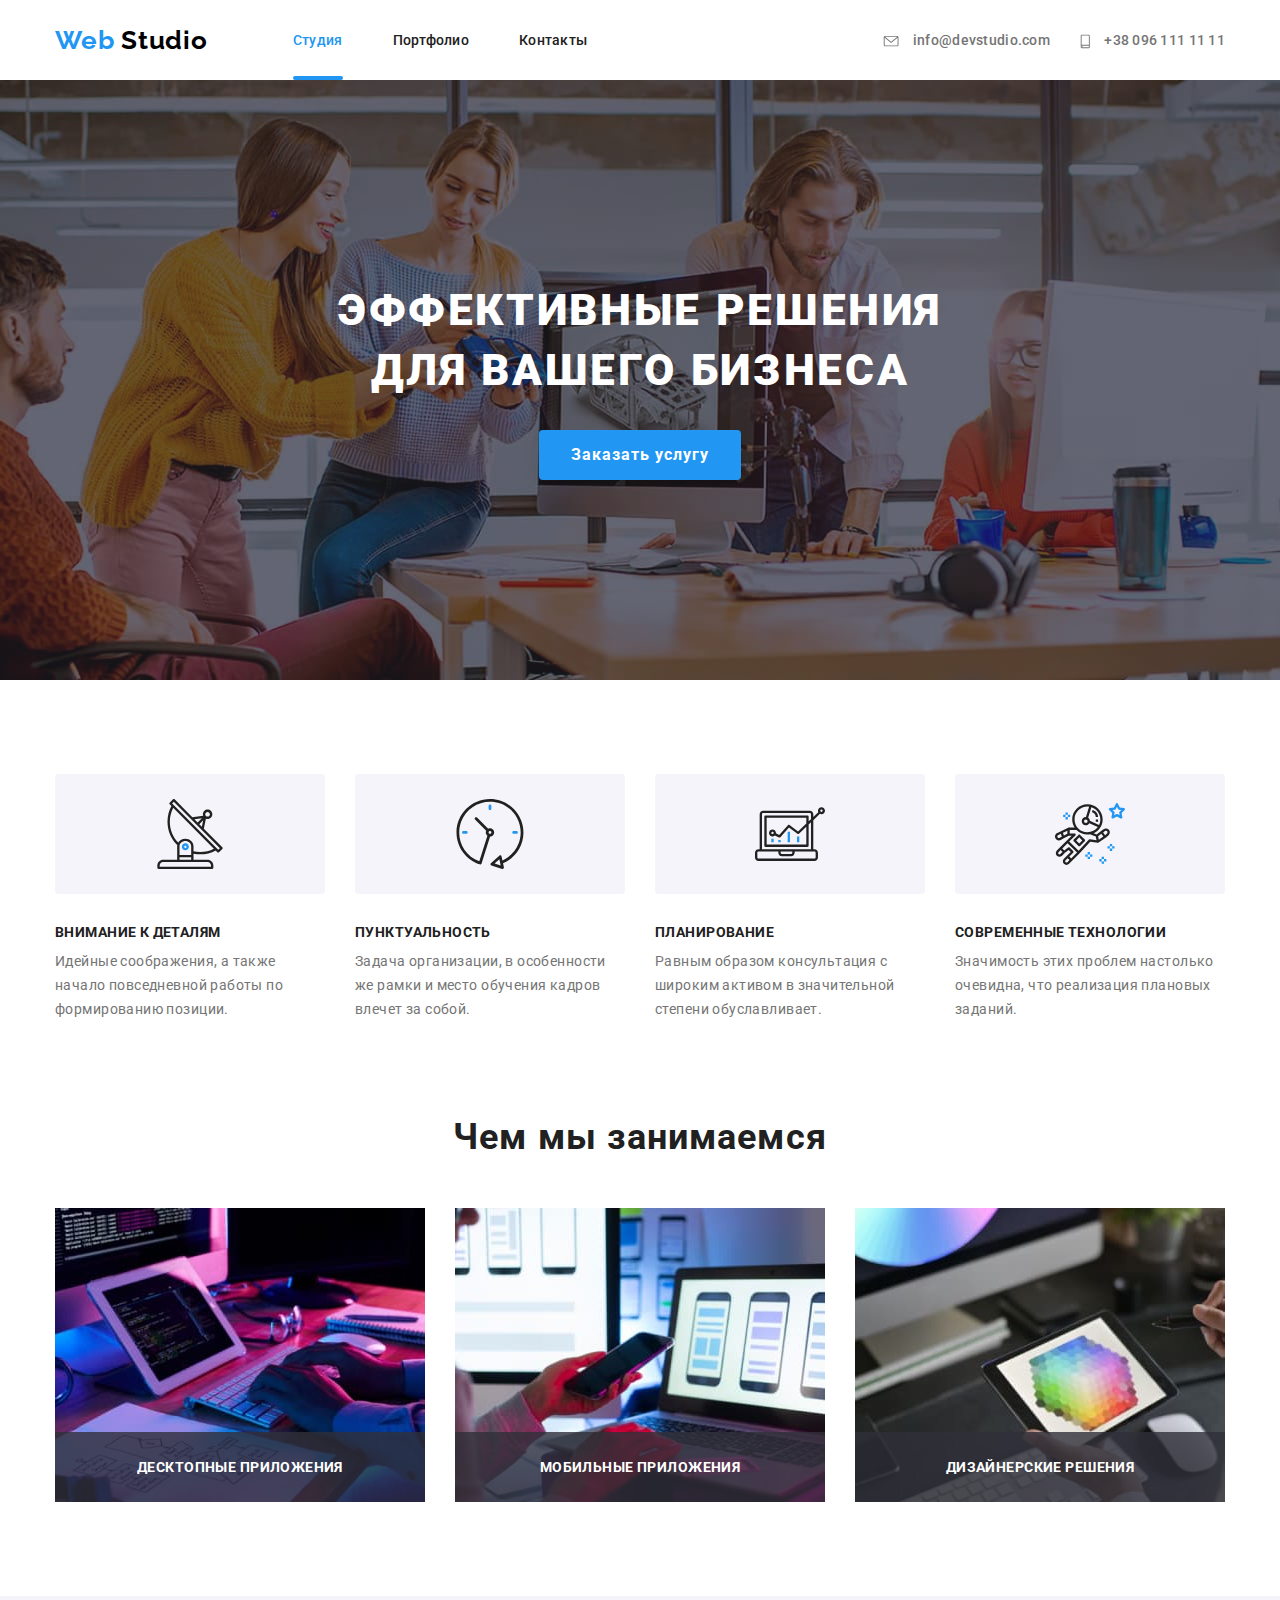
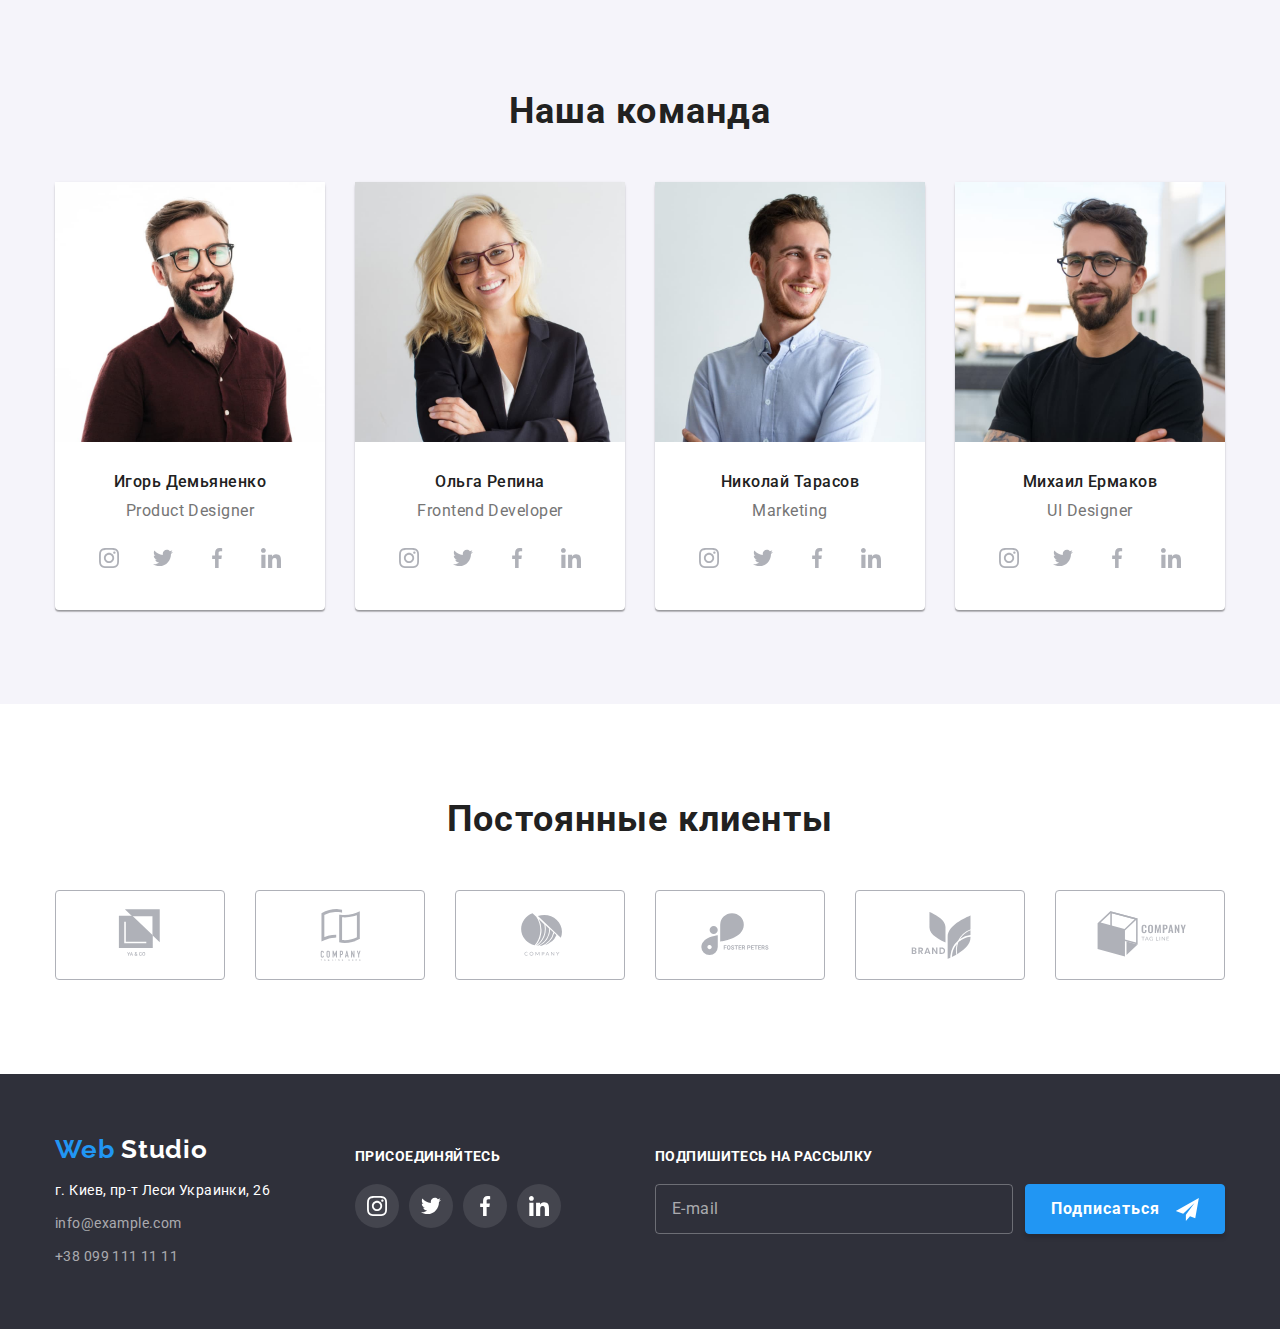
<file: index.html>
<!DOCTYPE html>
<html lang="ru">
  <head>
    <meta charset="UTF-8" />
    <meta name="viewport" content="width=device-width, initial-scale=1.0" />
    <meta http-equiv="X-UA-Compatible" content="IE=edge" />
    <title>Студия</title>
    <link href="https://fonts.googleapis.com/css2?family=Raleway:wght@700&display=swap" rel="stylesheet" />
    <link
      href="https://fonts.googleapis.com/css2?family=Raleway:wght@400;700&family=Roboto:wght@400;500&display=swap"
      rel="stylesheet"
    />
    <link rel="stylesheet" href="./css/normalize.css" />
    <link rel="stylesheet" href="./css/main.css" />
    <link rel="stylesheet" href="./css/styles.css" />
  </head>
  <body>
    <!-- Шапка страницы Студия -->
    <header class="page-header">
      <nav class="container main-nav">
        <!-- Логотип сайта -->
        <a class="logo" href="./index.html" lang="en">
          <span class="logo-web">Web </span>
          <span class="logo-studio-header">Studio</span>
        </a>
        <ul class="menu-list">
          <li class="item">
            <a href="./index.html" class="menu-link current">Студия</a>
          </li>
          <li class="item">
            <a href="./portfolio.html" class="menu-link">Портфолио</a>
          </li>
          <li class="item"><a href="#" class="menu-link">Контакты</a></li>
        </ul>
        <ul class="contact-list">
          <li class="item">
            <a class="menu-contact-link" href="mailto:info@devstudio.com">
              <svg class="header-icon" width="16" height="12">
                <use href="./images/icons/sprite.svg#envelope"></use>
              </svg>
              info@devstudio.com
            </a>
          </li>
          <li class="item">
            <a href="tel:+380961111111" class="menu-contact-link">
              <svg class="header-icon" width="10" height="16">
                <use href="./images/icons/sprite.svg#smartphone"></use>
              </svg>
              +38 096 111 11 11</a
            >
          </li>
        </ul>
      </nav>
    </header>
    <!-- Герои -->
    <section class="hero">
      <div class="hero-container">
        <div class="hero-content">
          <h1 class="page-title">Эффективные решения для вашего бизнеса</h1>
          <button class="btn" data-modal-open>Заказать услугу</button>
        </div>
      </div>
    </section>
    <!-- Наши преимущества -->
    <section class="advantages">
      <div class="container">
        <ul class="advantages-list">
          <li class="advantages-item">
            <div class="advantages-icon-box">
              <svg width="70" height="70">
                <use href="./images/icons/sprite.svg#satellite"></use>
              </svg>
            </div>
            <h2 class="advantages-title">Внимание к деталям</h2>
            <p class="advantages-description">
              Идейные соображения, а также начало повседневной работы по формированию позиции.
            </p>
          </li>
          <li class="advantages-item">
            <div class="advantages-icon-box">
              <svg width="70" height="70">
                <use href="./images/icons/sprite.svg#clock"></use>
              </svg>
            </div>
            <h2 class="advantages-title">Пунктуальность</h2>
            <p class="advantages-description">
              Задача организации, в особенности же рамки и место обучения кадров влечет за собой.
            </p>
          </li>
          <li class="advantages-item">
            <div class="advantages-icon-box">
              <svg width="70" height="70">
                <use href="./images/icons/sprite.svg#chart"></use>
              </svg>
            </div>
            <h2 class="advantages-title">Планирование</h2>
            <p class="advantages-description">
              Равным образом консультация с широким активом в значительной степени обуславливает.
            </p>
          </li>
          <li class="advantages-item">
            <div class="advantages-icon-box">
              <svg width="70" height="70">
                <use href="./images/icons/sprite.svg#astronaut"></use>
              </svg>
            </div>
            <h2 class="advantages-title">Современные технологии</h2>
            <p class="advantages-description">
              Значимость этих проблем настолько очевидна, что реализация плановых заданий.
            </p>
          </li>
        </ul>
      </div>
    </section>
    <!-- Наши услуги -->
    <section class="services">
      <div class="container">
        <h2 class="services-title">Чем мы занимаемся</h2>
        <ul class="services-list">
          <li class="services-item">
            <div class="services-thumb">
              <img src="./images/services/laptop.jpg" alt="Экран ноутбука" width="370" height="294" />
              <h3 class="services-detalization">Десктопные приложения</h3>
            </div>
          </li>
          <li class="services-item">
            <div class="services-thumb">
              <img src="./images/services/smartphone.jpg" alt="Экран смартфона" width="370" height="294" />
              <h3 class="services-detalization">Мобильные приложения</h3>
            </div>
          </li>
          <li class="services-item">
            <div class="services-thumb">
              <img src="./images/services/screen.jpg" alt="Дизайн выведенный на монитор" width="370" height="294" />
              <h3 class="services-detalization">Дизайнерские решения</h3>
            </div>
          </li>
        </ul>
      </div>
    </section>
    <!-- Наша команда -->
    <section class="team">
      <div class="container">
        <h2 class="team-title">Наша команда</h2>
        <ul class="team-list">
          <li class="team-item">
            <img src="./images/team/igor-demianenko.jpg" alt="Фото Игоря Демьяненко" width="270" height="260" />
            <h3 class="team-member-name">Игорь Демьяненко</h3>
            <p class="team-member-position" lang="en">Product Designer</p>
            <ul class="socials-list">
              <li class="socials-item">
                <a
                  class="social-icons-link"
                  href="https://www.instagram.com/"
                  target="_blank"
                  rel="noopener noreferrer"
                  aria-label="ссылка Instagram"
                >
                  <svg class="social-icon" width="20" height="20">
                    <use href="./images/icons/sprite.svg#instagram"></use>
                  </svg>
                </a>
              </li>
              <li class="socials-item">
                <a
                  class="social-icons-link"
                  href="https://twitter.com/"
                  target="_blank"
                  rel="noopener noreferrer"
                  aria-label="ссылка Twitter"
                >
                  <svg class="social-icon" width="20" height="20">
                    <use href="./images/icons/sprite.svg#twitter"></use>
                  </svg>
                </a>
              </li>
              <li class="socials-item">
                <a
                  class="social-icons-link"
                  href="https://facebook.com/"
                  target="_blank"
                  rel="noopener noreferrer"
                  aria-label="ссылка Facebook"
                >
                  <svg class="social-icon" width="20" height="20">
                    <use href="./images/icons/sprite.svg#facebook"></use>
                  </svg>
                </a>
              </li>
              <li class="socials-item">
                <a
                  class="social-icons-link"
                  href="https://www.linkedin.com/"
                  target="_blank"
                  rel="noopener noreferrer"
                  aria-label="ссылка Linkedin"
                >
                  <svg class="social-icon" width="20" height="20">
                    <use href="./images/icons/sprite.svg#linkedin"></use>
                  </svg>
                </a>
              </li>
            </ul>
          </li>
          <li class="team-item">
            <img src="./images/team/olga-repina.jpg" alt="Фото Ольги Репиной" width="270" height="260" />
            <h3 class="team-member-name">Ольга Репина</h3>
            <p class="team-member-position" lang="en">Frontend Developer</p>
            <ul class="socials-list">
              <li class="socials-item">
                <a
                  class="social-icons-link"
                  href="https://www.instagram.com/"
                  target="_blank"
                  rel="noopener noreferrer"
                  aria-label="ссылка Instagram"
                >
                  <svg class="social-icon" width="20" height="20">
                    <use href="./images/icons/sprite.svg#instagram"></use>
                  </svg>
                </a>
              </li>
              <li class="socials-item">
                <a
                  class="social-icons-link"
                  href="https://twitter.com/"
                  target="_blank"
                  rel="noopener noreferrer"
                  aria-label="ссылка Twitter"
                >
                  <svg class="social-icon" width="20" height="20">
                    <use href="./images/icons/sprite.svg#twitter"></use>
                  </svg>
                </a>
              </li>
              <li class="socials-item">
                <a
                  class="social-icons-link"
                  href="https://facebook.com/"
                  target="_blank"
                  rel="noopener noreferrer"
                  aria-label="ссылка Facebook"
                >
                  <svg class="social-icon" width="20" height="20">
                    <use href="./images/icons/sprite.svg#facebook"></use>
                  </svg>
                </a>
              </li>
              <li class="socials-item">
                <a
                  class="social-icons-link"
                  href="https://www.linkedin.com/"
                  target="_blank"
                  rel="noopener noreferrer"
                  aria-label="ссылка Linkedin"
                >
                  <svg class="social-icon" width="20" height="20">
                    <use href="./images/icons/sprite.svg#linkedin"></use>
                  </svg>
                </a>
              </li>
            </ul>
          </li>
          <li class="team-item">
            <img src="./images/team/nikolay-tarasov.jpg" alt="Фото Николая Тарасова" width="270" height="260" />
            <h3 class="team-member-name">Николай Тарасов</h3>
            <p class="team-member-position" lang="en">Marketing</p>
            <ul class="socials-list">
              <li class="socials-item">
                <a
                  class="social-icons-link"
                  href="https://www.instagram.com/"
                  target="_blank"
                  rel="noopener noreferrer"
                  aria-label="ссылка Instagram"
                >
                  <svg class="social-icon" width="20" height="20">
                    <use href="./images/icons/sprite.svg#instagram"></use>
                  </svg>
                </a>
              </li>
              <li class="socials-item">
                <a
                  class="social-icons-link"
                  href="https://twitter.com/"
                  target="_blank"
                  rel="noopener noreferrer"
                  aria-label="ссылка Twitter"
                >
                  <svg class="social-icon" width="20" height="20">
                    <use href="./images/icons/sprite.svg#twitter"></use>
                  </svg>
                </a>
              </li>
              <li class="socials-item">
                <a
                  class="social-icons-link"
                  href="https://facebook.com/"
                  target="_blank"
                  rel="noopener noreferrer"
                  aria-label="ссылка Facebook"
                >
                  <svg class="social-icon" width="20" height="20">
                    <use href="./images/icons/sprite.svg#facebook"></use>
                  </svg>
                </a>
              </li>
              <li class="socials-item">
                <a
                  class="social-icons-link"
                  href="https://www.linkedin.com/"
                  target="_blank"
                  rel="noopener noreferrer"
                  aria-label="ссылка Linkedin"
                >
                  <svg class="social-icon" width="20" height="20">
                    <use href="./images/icons/sprite.svg#linkedin"></use>
                  </svg>
                </a>
              </li>
            </ul>
          </li>
          <li class="team-item">
            <img src="./images/team/mikhail-yermakov.jpg" alt="Фото Михаила Ермакова" width="270" height="260" />
            <h3 class="team-member-name">Михаил Ермаков</h3>
            <p class="team-member-position" lang="en">UI Designer</p>
            <ul class="socials-list">
              <li class="socials-item">
                <a
                  class="social-icons-link"
                  href="https://www.instagram.com/"
                  target="_blank"
                  rel="noopener noreferrer"
                  aria-label="ссылка Instagram"
                >
                  <svg class="social-icon" width="20" height="20">
                    <use href="./images/icons/sprite.svg#instagram"></use>
                  </svg>
                </a>
              </li>
              <li class="socials-item">
                <a
                  class="social-icons-link"
                  href="https://twitter.com/"
                  target="_blank"
                  rel="noopener noreferrer"
                  aria-label="ссылка Twitter"
                >
                  <svg class="social-icon" width="20" height="20">
                    <use href="./images/icons/sprite.svg#twitter"></use>
                  </svg>
                </a>
              </li>
              <li class="socials-item">
                <a
                  class="social-icons-link"
                  href="https://facebook.com/"
                  target="_blank"
                  rel="noopener noreferrer"
                  aria-label="ссылка Facebook"
                >
                  <svg class="social-icon" width="20" height="20">
                    <use href="./images/icons/sprite.svg#facebook"></use>
                  </svg>
                </a>
              </li>
              <li class="socials-item">
                <a
                  class="social-icons-link"
                  href="https://www.linkedin.com/"
                  target="_blank"
                  rel="noopener noreferrer"
                  aria-label="ссылка Linkedin"
                >
                  <svg class="social-icon" width="20" height="20">
                    <use href="./images/icons/sprite.svg#linkedin"></use>
                  </svg>
                </a>
              </li>
            </ul>
          </li>
        </ul>
      </div>
    </section>
    <!-- Постоянные клиенты -->
    <section class="customers">
      <div class="container">
        <h2 class="customers-title">Постоянные клиенты</h2>
        <ul class="customers-list">
          <li class="customers-item">
            <a class="customer-link" href="#" target="_blank" rel="noopener noreferrer">
              <svg class="customer-icon" width="170" height="90">
                <use href="./images/icons/sprite.svg#ya-and-co"></use>
              </svg>
            </a>
          </li>
          <li class="customers-item">
            <a class="customer-link" href="#" target="_blank" rel="noopener noreferrer">
              <svg class="customer-icon" width="170" height="90">
                <use href="./images/icons/sprite.svg#company-tagline-here"></use>
              </svg>
            </a>
          </li>
          <li class="customers-item">
            <a class="customer-link" href="#" target="_blank" rel="noopener noreferrer">
              <svg class="customer-icon" width="170" height="90">
                <use href="./images/icons/sprite.svg#company"></use>
              </svg>
            </a>
          </li>
          <li class="customers-item">
            <a class="customer-link" href="#" target="_blank" rel="noopener noreferrer">
              <svg class="customer-icon" width="170" height="90">
                <use href="./images/icons/sprite.svg#fosters-peters"></use>
              </svg>
            </a>
          </li>
          <li class="customers-item">
            <a class="customer-link" href="#" target="_blank" rel="noopener noreferrer">
              <svg class="customer-icon" width="170" height="90">
                <use href="./images/icons/sprite.svg#brand"></use>
              </svg>
            </a>
          </li>
          <li class="customers-item">
            <a class="customer-link" href="#" target="_blank" rel="noopener noreferrer">
              <svg class="customer-icon" width="170" height="90">
                <use href="./images/icons/sprite.svg#company-tag-line"></use>
              </svg>
            </a>
          </li>
        </ul>
      </div>
    </section>
    <!-- Подвал страницы -->
    <footer class="page-footer">
      <div class="footer-container">
        <div class="logo-address">
          <a class="logo" href="./index.html" lang="en">
            <span class="logo-web">Web </span>
            <span class="logo-studio-footer">Studio</span>
          </a>
          <address class="address">
            <ul class="address-list">
              <li class="address-item">г. Киев, пр-т Леси Украинки, 26</li>
              <li class="address-contact">
                <a href="mailto:info@example.com">info@example.com</a>
              </li>
              <li class="address-contact">
                <a href="tel:+380991111111"> +38 099 111 11 11</a>
              </li>
            </ul>
          </address>
        </div>
        <div class="join-us">
          <p class="join-title">присоединяйтесь</p>
          <ul class="join-socials">
            <li class="join-socials-item">
              <a
                class="join-socials-link"
                href="https://www.instagram.com/"
                target="_blank"
                rel="noopener noreferrer"
                aria-label="ссылка Instagram"
              >
                <svg class="social-icon" width="20" height="20">
                  <use href="./images/icons/sprite.svg#instagram"></use>
                </svg>
              </a>
            </li>
            <li class="join-socials-item">
              <a
                class="join-socials-link"
                href="https://twitter.com/"
                target="_blank"
                rel="noopener noreferrer"
                aria-label="ссылка Twitter"
              >
                <svg class="social-icon" width="20" height="20">
                  <use href="./images/icons/sprite.svg#twitter"></use>
                </svg>
              </a>
            </li>
            <li class="join-socials-item">
              <a
                class="join-socials-link"
                href="https://facebook.com/"
                target="_blank"
                rel="noopener noreferrer"
                aria-label="ссылка Facebook"
              >
                <svg class="social-icon" width="20" height="20">
                  <use href="./images/icons/sprite.svg#facebook"></use>
                </svg>
              </a>
            </li>
            <li class="join-socials-item">
              <a
                class="join-socials-link"
                href="https://www.linkedin.com/"
                target="_blank"
                rel="noopener noreferrer"
                aria-label="ссылка Linkedin"
              >
                <svg class="social-icon" width="20" height="20">
                  <use href="./images/icons/sprite.svg#linkedin"></use>
                </svg>
              </a>
            </li>
          </ul>
        </div>
        <!-- Добавляет форму подписки -->
        <div class="subscribe">
          <p class="subscribe-title">подпишитесь на рассылку</p>
          <form class="form-wrap" action="" method="POST">
            <input class="email-field" type="email" placeholder="E-mail" name="subscribe" required />
            <button type="submit" class="subscribe-button">
              Подписаться
              <svg class="icon-send">
                <use href="./images/icons/sprite.svg#iconsend"></use>
              </svg>
            </button>
          </form>
        </div>
      </div>
    </footer>
    <!-- Добавляет модальное окно -->
    <div class="backdrop is-hidden" data-modal>
      <div class="modal">
        <button class="btn-close" data-modal-close>
          <svg class="btn-close-icon" width="11" height="11">
            <use href="./images/icons/sprite.svg#x"></use>
          </svg>
        </button>
        <!-- Добавляет форму на модальном окне -->
        <form class="modal-form">
          <span class="modal-form-title">Оставьте свои данные, мы вам перезвоним</span>
          <div class="form-field">
            <label class="form-field-label" for="username">Имя</label>
            <div class="form-field-svg">
              <input class="form-field-input" type="text" id="username" name="username" required />
              <svg class="form-field-icon" width="12" height="12">
                <use href="./images/icons/sprite.svg#icon-user"></use>
              </svg>
            </div>
          </div>

          <div class="form-field">
            <label class="form-field-label" for="tel">Телефон</label>
            <div class="form-field-svg">
              <input class="form-field-input" type="tel" id="tel" name="tel" required />
              <svg class="form-field-icon" width="13" height="13">
                <use href="./images/icons/sprite.svg#icon-tel"></use>
              </svg>
            </div>
          </div>

          <div class="form-field">
            <label class="form-field-label" for="email">Почта</label>
            <div class="form-field-svg">
              <input class="form-field-input" type="email" id="email" name="email" required />
              <svg class="form-field-icon" width="15" height="12">
                <use href="./images/icons/sprite.svg#icon-mail"></use>
              </svg>
            </div>
          </div>
          <div class="form-field">
            <label class="form-field-label" for="comment">Комментарий</label>
            <textarea
              class="form-field-input textarea"
              name="textarea"
              id="comment"
              placeholder="Введите текст"
            ></textarea>
          </div>

          <label class="checkbox-label">
            <input class="checkbox" type="checkbox" name="checkbox" required />
            <span class="checkbox-text"> Соглашаюсь с рассылкой и принимаю <a href="#">Условия договора</a> </span>
          </label>
          <button class="modal-form-button" type="submit">Отправить</button>
        </form>
      </div>
    </div>
    <script src="./js/modal.js"></script>
  </body>
</html>
</file>
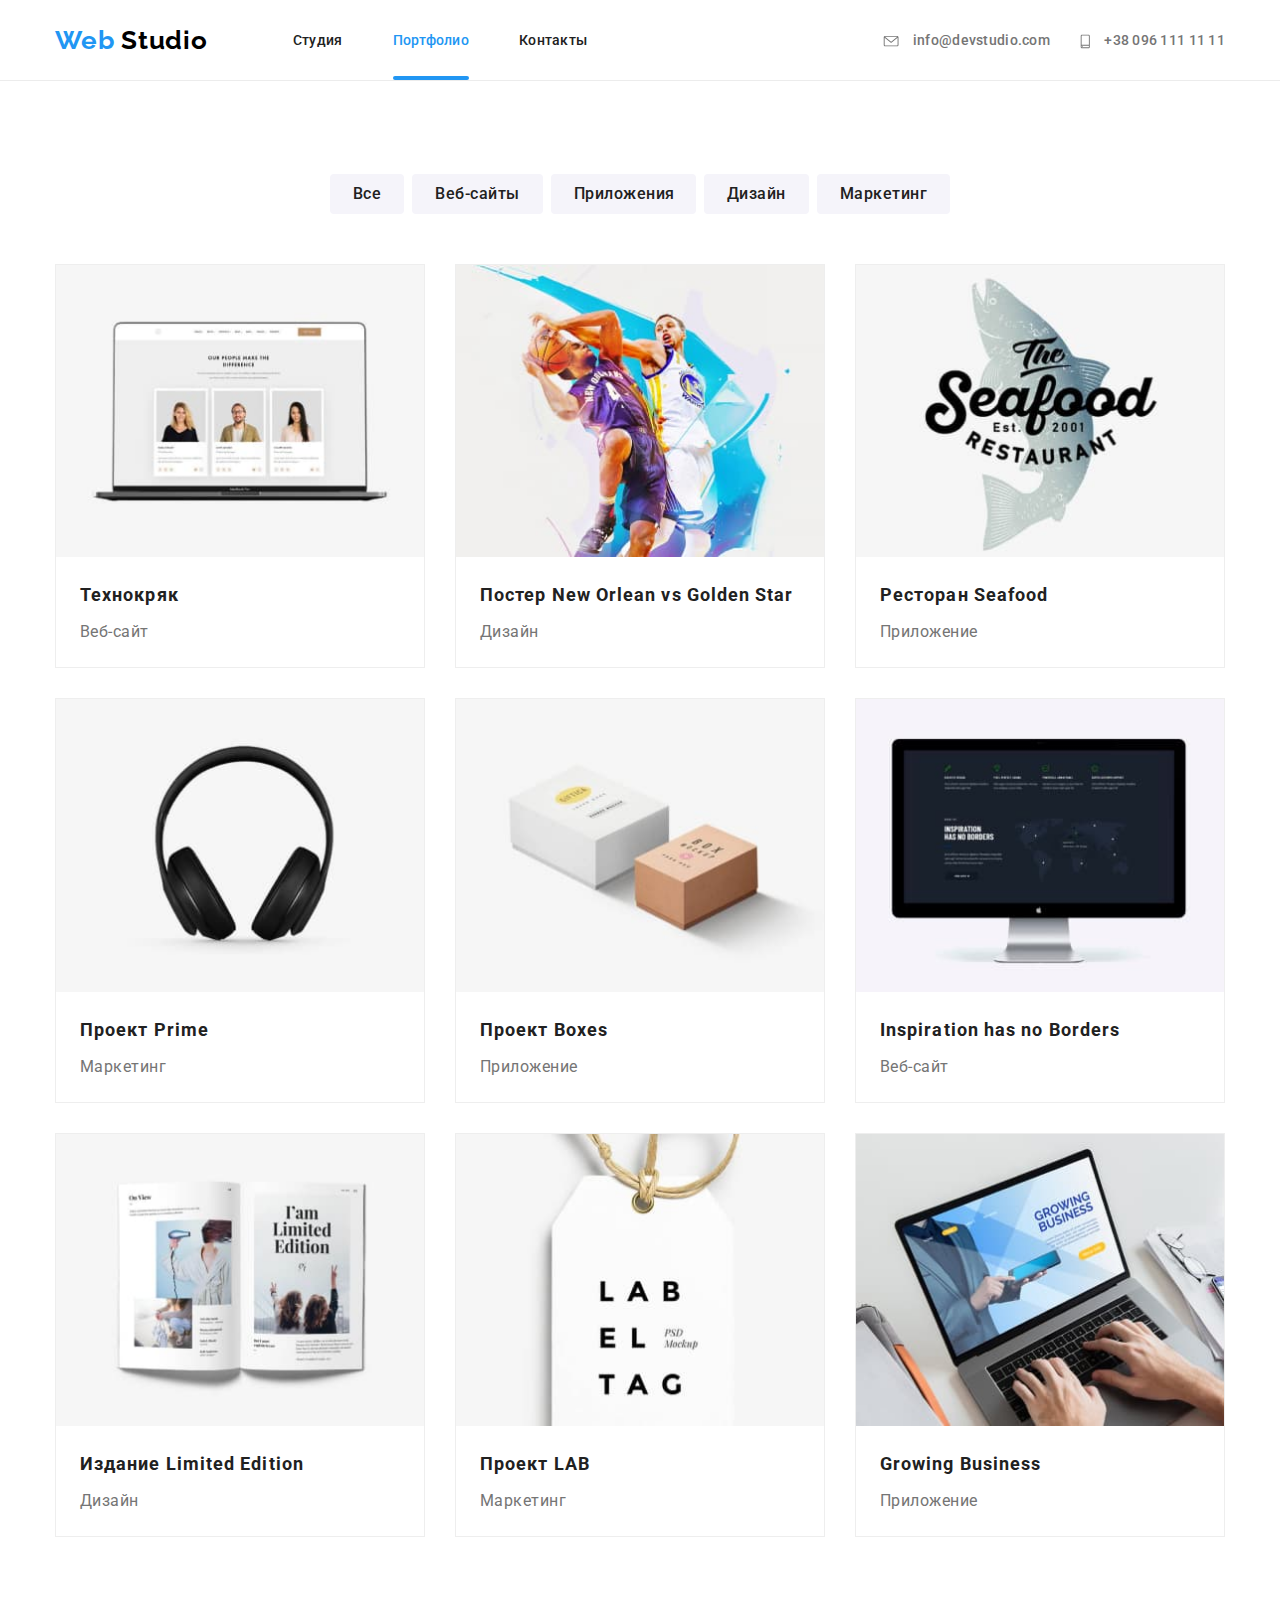
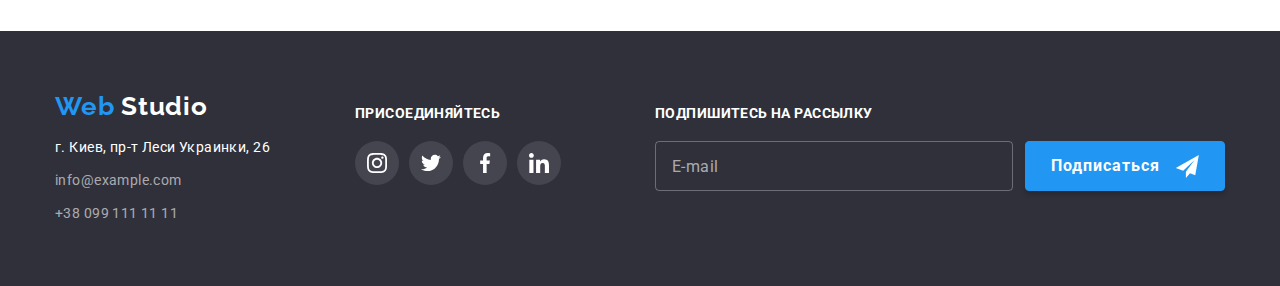
<file: portfolio.html>
<!DOCTYPE html>
<html lang="ru">
  <head>
    <meta charset="UTF-8" />
    <meta name="viewport" content="width=device-width, initial-scale=1.0" />
    <meta http-equiv="X-UA-Compatible" content="IE=edge" />
    <title>Портфолио</title>
    <link href="https://fonts.googleapis.com/css2?family=Raleway:wght@700&display=swap" rel="stylesheet" />
    <link
      href="https://fonts.googleapis.com/css2?family=Raleway:wght@400;700&family=Roboto:wght@400;500&display=swap"
      rel="stylesheet"
    />
    <link rel="stylesheet" href="./css/normalize.css" />
    <link rel="stylesheet" href="./css/main.css" />
    <link rel="stylesheet" href="./css/portfolio.css" />
  </head>
  <body>
    <!-- Шапка страницы Студия -->
    <header class="page-header">
      <nav class="container main-nav">
        <!-- Логотип сайта -->
        <a class="logo" href="./index.html" lang="en">
          <span class="logo-web">Web </span>
          <span class="logo-studio-header">Studio</span>
        </a>
        <ul class="menu-list">
          <li class="item">
            <a href="./index.html" class="menu-link">Студия</a>
          </li>
          <li class="item">
            <a href="./portfolio.html" class="menu-link current">Портфолио</a>
          </li>
          <li class="item"><a href="#" class="menu-link">Контакты</a></li>
        </ul>
        <ul class="contact-list">
          <li class="item">
            <a class="menu-contact-link" href="mailto:info@devstudio.com">
              <svg class="header-icon" width="16" height="12">
                <use href="./images/icons/sprite.svg#envelope"></use>
              </svg>
              info@devstudio.com
            </a>
          </li>
          <li class="item">
            <a href="tel:+380961111111" class="menu-contact-link">
              <svg class="header-icon" width="10" height="16">
                <use href="./images/icons/sprite.svg#smartphone"></use>
              </svg>
              +38 096 111 11 11</a
            >
          </li>
        </ul>
      </nav>
    </header>
    <!-- Скрытый заголовок h1 для страницы Портфолио -->
    <h1 class="visually-hidden">Портфолио</h1>
    <!-- Блок с кнопками на странице Портфолио -->
    <div class="buttons">
      <div class="container">
        <ul class="buttons-list">
          <li class="item"><button class="btn">Все</button></li>
          <li class="item"><button class="btn">Веб-сайты</button></li>
          <li class="item"><button class="btn">Приложения</button></li>
          <li class="item"><button class="btn">Дизайн</button></li>
          <li class="item"><button class="btn">Маркетинг</button></li>
        </ul>
      </div>
    </div>
    <!-- Блок с проектами на странице Портфолио -->
    <section class="projects">
      <div class="container projects">
        <ul class="projects-list">
          <li class="projects-item">
            <div class="project-thumb">
              <img src="./images/portfolio/portfolio-project-1.jpg" alt="Страница веб-сайта, открытая на ноутбуке" />
              <p class="overlay">
                Технокряк это современная площадка распространения коронавируса. Компании используют эту платформу для
                цифрового шпионажа и атак на защищённые сервера конкурентов.
              </p>
            </div>
            <h2 class="project-name">Технокряк</h2>
            <h3 class="project-detalization">Веб-сайт</h3>
          </li>
          <li class="projects-item">
            <div class="project-thumb">
              <img src="./images/portfolio/portfolio-project-2.jpg" alt="Постер с двумя баскетболистами" />
              <p class="overlay">
                Lorem ipsum dolor sit amet consectetur adipisicing elit. Ducimus expedita in numquam totam atque eveniet
                architecto temporibus repellat aperiam recusandae.
              </p>
            </div>
            <h2 class="project-name">Постер <span lang="en">New Orlean vs Golden Star</span></h2>
            <h3 class="project-detalization">Дизайн</h3>
          </li>
          <li class="projects-item">
            <div class="project-thumb">
              <img src="./images/portfolio/portfolio-project-3.jpg" alt="Логотип с рыбой для ресторана" />
              <p class="overlay">
                Lorem ipsum dolor sit amet consectetur adipisicing elit. Ducimus expedita in numquam totam atque eveniet
                architecto temporibus repellat aperiam recusandae.
              </p>
            </div>
            <h2 class="project-name">Ресторан <span lang="en">Seafood</span></h2>
            <h3 class="project-detalization">Приложение</h3>
          </li>
          <li class="projects-item">
            <div class="project-thumb">
              <img src="./images/portfolio/portfolio-project-4.jpg" alt="Черные наушники" />
              <p class="overlay">
                Lorem ipsum dolor sit amet consectetur adipisicing elit. Ducimus expedita in numquam totam atque eveniet
                architecto temporibus repellat aperiam recusandae.
              </p>
            </div>
            <h2 class="project-name">Проект <span lang="en">Prime</span></h2>
            <h3 class="project-detalization">Маркетинг</h3>
          </li>
          <li class="projects-item">
            <div class="project-thumb">
              <img src="./images/portfolio/portfolio-project-5.jpg" alt="Две коробочки в белом и бежевом цветах" />
              <p class="overlay">
                Lorem ipsum dolor sit amet consectetur adipisicing elit. Ducimus expedita in numquam totam atque eveniet
                architecto temporibus repellat aperiam recusandae.
              </p>
            </div>
            <h2 class="project-name">Проект <span lang="en">Boxes</span></h2>
            <h3 class="project-detalization">Приложение</h3>
          </li>
          <li class="projects-item">
            <div class="project-thumb">
              <img src="./images/portfolio/portfolio-project-6.jpg" alt="Веб-сайт на мониторе" />
              <p class="overlay">
                Lorem ipsum dolor sit amet consectetur adipisicing elit. Ducimus expedita in numquam totam atque eveniet
                architecto temporibus repellat aperiam recusandae.
              </p>
            </div>
            <h2 class="project-name">
              <span lang="en">Inspiration has no Borders</span>
            </h2>
            <h3 class="project-detalization">Веб-сайт</h3>
          </li>
          <li class="projects-item">
            <div class="project-thumb">
              <img src="./images/portfolio/portfolio-project-7.jpg" alt="Разворот журнала" />
              <p class="overlay">
                Lorem ipsum dolor sit amet consectetur adipisicing elit. Ducimus expedita in numquam totam atque eveniet
                architecto temporibus repellat aperiam recusandae.
              </p>
            </div>
            <h2 class="project-name">Издание <span lang="en">Limited Edition</span></h2>
            <h3 class="project-detalization">Дизайн</h3>
          </li>
          <li class="projects-item">
            <div class="project-thumb">
              <img src="./images/portfolio/portfolio-project-8.jpg" alt="Лейбл с надписью" />
              <p class="overlay">
                Lorem ipsum dolor sit amet consectetur adipisicing elit. Ducimus expedita in numquam totam atque eveniet
                architecto temporibus repellat aperiam recusandae.
              </p>
            </div>
            <h2 class="project-name">Проект <span lang="en">LAB</span></h2>
            <h3 class="project-detalization">Маркетинг</h3>
          </li>
          <li class="projects-item">
            <div class="project-thumb">
              <img
                src="./images/portfolio/portfolio-project-9.jpg"
                alt="Человек за ноутбуком с открытой веб-страницей"
              />
              <p class="overlay">
                Lorem ipsum dolor sit amet consectetur adipisicing elit. Ducimus expedita in numquam totam atque eveniet
                architecto temporibus repellat aperiam recusandae.
              </p>
            </div>
            <h2 class="project-name">
              <span lang="en">Growing Business</span>
            </h2>
            <h3 class="project-detalization">Приложение</h3>
          </li>
        </ul>
      </div>
    </section>
    <!-- Подвал страницы -->
    <footer class="page-footer">
      <div class="footer-container">
        <div class="logo-address">
          <a class="logo" href="./index.html" lang="en">
            <span class="logo-web">Web </span>
            <span class="logo-studio-footer">Studio</span>
          </a>
          <address class="address">
            <ul class="address-list">
              <li class="address-item">г. Киев, пр-т Леси Украинки, 26</li>
              <li class="address-contact">
                <a href="mailto:info@example.com">info@example.com</a>
              </li>
              <li class="address-contact">
                <a href="tel:+380991111111"> +38 099 111 11 11</a>
              </li>
            </ul>
          </address>
        </div>
        <div class="join-us">
          <p class="join-title">присоединяйтесь</p>
          <ul class="join-socials">
            <li class="join-socials-item">
              <a
                class="join-socials-link"
                href="https://www.instagram.com/"
                target="_blank"
                rel="noopener noreferrer"
                aria-label="ссылка Instagram"
              >
                <svg class="social-icon" width="20" height="20">
                  <use href="./images/icons/sprite.svg#instagram"></use>
                </svg>
              </a>
            </li>
            <li class="join-socials-item">
              <a
                class="join-socials-link"
                href="https://twitter.com/"
                target="_blank"
                rel="noopener noreferrer"
                aria-label="ссылка Twitter"
              >
                <svg class="social-icon" width="20" height="20">
                  <use href="./images/icons/sprite.svg#twitter"></use>
                </svg>
              </a>
            </li>
            <li class="join-socials-item">
              <a
                class="join-socials-link"
                href="https://facebook.com/"
                target="_blank"
                rel="noopener noreferrer"
                aria-label="ссылка Facebook"
              >
                <svg class="social-icon" width="20" height="20">
                  <use href="./images/icons/sprite.svg#facebook"></use>
                </svg>
              </a>
            </li>
            <li class="join-socials-item">
              <a
                class="join-socials-link"
                href="https://www.linkedin.com/"
                target="_blank"
                rel="noopener noreferrer"
                aria-label="ссылка Linkedin"
              >
                <svg class="social-icon" width="20" height="20">
                  <use href="./images/icons/sprite.svg#linkedin"></use>
                </svg>
              </a>
            </li>
          </ul>
        </div>
        <!-- Добавляет форму подписки -->
        <div class="subscribe">
          <p class="subscribe-title">подпишитесь на рассылку</p>
          <form class="form-wrap" action="" method="POST">
            <input class="email-field" type="email" placeholder="E-mail" name="subscribe" required />
            <button type="submit" class="subscribe-button">
              Подписаться
              <svg class="icon-send">
                <use href="./images/icons/sprite.svg#iconsend"></use>
              </svg>
            </button>
          </form>
        </div>
      </div>
    </footer>
  </body>
</html>
</file>
<file: css/main.css>
/*Добавляет глобальный border-box*/
html {
  box-sizing: border-box;
}

*,
*::before,
*::after {
  box-sizing: inherit;
}
/*Вводит переменные*/
:root {
  --light-background-color: #f5f4fa;
  --primary-color: #212121;
  --secondary-color: #757575;
  --accent-color: #2196f3;
  --total-black: #000000;
  --total-white: #ffffff;
  --svg-color: #afb1b8;
}
/* Добавляет шрифт Roboto всей странице*/
body {
  font-family: Roboto, sans-serif;
  font-style: normal;
  background-color: var(--total-white);
}
.container,
.hero-container,
.footer-container {
  width: 1200px;
  margin-left: auto;
  margin-right: auto;
  padding-left: 15px;
  padding-right: 15px;
}
.hero-content {
  max-width: 696px;
  margin-left: auto;
  margin-right: auto;
}

/* !!!!!!!       ВРЕМЕННЫЙ АУТЛАЙН НА КОНТЕЙНЕР !!!!!!!!!!!!!! */
/* .container {
  outline: 2px solid tomato;
}
h1,
h2,
h3,
h4,
h5,
ul li {
  outline: 2px solid teal;
} */
img {
  display: block;
  max-width: 100%;
  height: auto;
}
/* Убирает подчеркивание со всех ссылок на странице*/
a {
  text-decoration: none;
}
/*Убирает буллетпоинты со списков страницы, обнуляет поля и отступы*/
ul {
  list-style: none;
  padding: 0;
  margin: 0;
}
/*Убирает курсив в адресе*/
address {
  font-style: normal;
}
.main-nav {
  display: flex;
  align-items: center;
}
.contact-list {
  margin-left: auto;
}
/*Присваивает шрифт логотипу и базовые свойства шрифта*/
.logo {
  font-family: Raleway;
  font-weight: 700;
  font-size: 26px;
  line-height: 1.192;
  letter-spacing: 0.03em;
}

/*Присваивает цвет слову Web из логотипа*/
.logo-web {
  color: var(--accent-color);
}
/*Присваивает цвет слову Studio из логотипа в шапке страницы*/
.logo-studio-header {
  color: var(--total-black);
}
/*Присваивает цвет слову Studio из логотипа в подвале страницы*/
.logo-studio-footer {
  color: var(--total-white);
}
.menu-list {
  display: flex;
  margin-left: 85px;
}
/* По олдскульным стопам Саши Репеты */
.menu-list .item + .item {
  margin-left: 50px;
}
/* Современная версия оформления навигации */
/* .menu-list .item:not(:last-child) {
  margin-right: 50px;
} */
/*Присваивает шрифт ссылкам меню в шапке и базовые свойства шрифта*/
.menu-link {
  display: block;
  padding-top: 32px;
  padding-bottom: 32px;

  font-weight: 500;
  font-size: 14px;
  line-height: 1.143;
  letter-spacing: 0.02em;
  color: var(--primary-color);

  transition: color 250ms cubic-bezier(0.4, 0, 0.2, 1);
}
.menu-list .menu-link.current {
  display: block;
  padding-top: 32px;
  padding-bottom: 32px;

  color: var(--accent-color);
}

.menu-list > li {
  position: relative;
}
.menu-list .menu-link.current::after {
  position: absolute;
  content: "";
  display: block;
  padding: 0;
  bottom: 0;
  width: 100%;
  height: 4px;
  background-color: var(--accent-color);
  border-radius: 2px;
}

/*Присваивает шрифт ссылкам контактов в шапке и базовые свойства шрифта*/
.menu-contact-link {
  font-weight: 500;
  font-size: 14px;
  line-height: 1.143;
  letter-spacing: 0.02em;
  color: var(--secondary-color);

  transition: color 250ms cubic-bezier(0.4, 0, 0.2, 1);
}
.header-icon {
  vertical-align: middle;
  margin-right: 11px;
  fill: currentColor;
}
.menu-link:hover,
.menu-link:focus,
.menu-contact-link:hover,
.menu-contact-link:focus {
  color: var(--accent-color);
}

.contact-list {
  display: flex;
}
.contact-list .item + .item {
  margin-left: 30px;
}
/*Добавляет фон в подвале страницы*/
.page-footer {
  background: #2f303a;
  padding-top: 60px;
  padding-bottom: 60px;
}
.footer-container {
  display: flex;
}
.footer-container > div:not(:last-child) {
  /* background-color: green; */
  width: calc((50% - 45px) / 2);
  margin-right: 30px;
}
.footer-container > div:last-child {
  /* background-color: orange; */
  width: calc(50% - 15px);
}
.logo-address {
  display: block;
}
.address {
  margin-top: 14px;
}
/*Стилизирует адрес студии в подвале страницы*/
.address-item {
  font-weight: 400;
  font-size: 14px;
  line-height: 1.714;
  letter-spacing: 0.03em;
  color: var(--total-white);
}
/*Стилизирует контакты студии в подвале страницы*/
.address-contact > a {
  display: block;
  margin-top: 9px;
  margin-bottom: 0;

  font-weight: 400;
  font-size: 14px;
  line-height: 1.714;
  letter-spacing: 0.03em;
  color: rgba(255, 255, 255, 0.6);
}
/*Стилизирует призыв к действию в подвале страницы*/
.join-title,
.subscribe-title {
  font-weight: 700;
  margin-bottom: 20px;
  font-size: 14px;
  line-height: 1.143;
  letter-spacing: 0.03em;
  text-transform: uppercase;
  color: var(--total-white);
}
.join-us,
.subscribe {
  align-items: baseline;
}

.footer > div:last-child {
  width: calc(50% - 15px);
}

/* Стилизирует соцсети Студии в подвале страницы */
.join-socials {
  display: flex;
  align-items: baseline;
}
.join-socials-item:not(:last-child) {
  margin-right: 10px;
}
.join-socials-link {
  display: inline-flex;
  justify-content: center;
  align-items: center;
  width: 44px;
  height: 44px;
  color: var(--total-white);
  background-color: rgba(255, 255, 255, 0.1);
  border-radius: 50%;

  transition: color 250ms cubic-bezier(0.4, 0, 0.2, 1), background-color 250ms cubic-bezier(0.4, 0, 0.2, 1);
}

.join-socials-link:hover,
.join-socials-link:focus {
  color: var(--total-white);
  background-color: var(--accent-color);
}
.join-socials-link:active {
  color: var(--total-white);
}

.join-socials .social-icon {
  fill: currentColor;
}
/* Часть с формой подписки в футере */
.form-wrap {
  display: flex;
  justify-content: space-between;
}
.email-field {
  display: inline-block;
  outline: none;

  min-width: 358px;
  height: 50px;
  padding-left: 16px;
  padding-right: 16px;

  border: 1px solid rgba(255, 255, 255, 0.3);
  border-radius: 4px;
  background: transparent;

  font-size: 16px;
  color: var(--total-white);

  transition-property: border 250ms cubic-bezier(0.4, 0, 0.2, 1);
}

.email-field::placeholder {
  font-size: 16px;
  color: rgba(255, 255, 255, 0.6);
  letter-spacing: 0.03em;
}

.email-field:hover,
.email-field:focus,
.email-field:not(:placeholder-shown) {
  border-color: var(--accent-color);
}

.subscribe-button {
  padding: 0;
  margin: 0;
  width: 200px;
  height: 50px;
  align-items: center;
  text-align: center;

  font-weight: 700;
  font-size: 16px;
  line-height: 1.875;
  letter-spacing: 0.06em;
  color: var(--total-white);
  background-color: var(--accent-color);
  border-radius: 4px;
  border: 1px solid var(--accent-color);
  box-shadow: 0px 4px 4px rgba(0, 0, 0, 0.15);
  cursor: pointer;

  transition: border 250ms cubic-bezier(0.4, 0, 0.2, 1), fill 250ms cubic-bezier(0.4, 0, 0.2, 1),
    color 250ms cubic-bezier(0.4, 0, 0.2, 1);
}

.icon-send {
  vertical-align: middle;

  width: 24px;
  height: 24px;
  margin-left: 10px;
  fill: var(--total-white);

  transition: fill 250ms cubic-bezier(0.4, 0, 0.2, 1);
}

.subscribe-button:hover,
.subscribe-button:hover .icon-send {
  color: var(--accent-color);
  background-color: var(--total-white);
  /* border: 1px solid var(--total-white); */
}

.subscribe-button:hover .icon-send {
  fill: var(--accent-color);
}
</file>
<file: css/styles.css>
/*Добавляет задний фон секции для более легкого восприятия заголовка и кнопки*/
.hero {
  padding-top: 200px;
  padding-bottom: 200px;
  text-align: center;
  max-width: 1600px;
  height: 600px;

  background-image: linear-gradient(to right, rgba(47, 48, 58, 0.4), rgba(47, 48, 58, 0.4)),
    url(../images/hero/img-bg.jpg);
  background-repeat: no-repeat;
  background-position: center;
  background-size: cover;
  margin-left: auto;
  margin-right: auto;
}

/*Стилизирует h1-заголовок страницы*/
.page-title {
  margin-top: 0;
  margin-bottom: 30px;
  font-weight: 900;
  font-size: 44px;
  line-height: 1.364;
  text-align: center;
  letter-spacing: 0.06em;
  text-transform: uppercase;
  color: var(--total-white);
}
/*Стилизирует кнопку под h1-заголовком страницы*/
.btn {
  font-weight: 700;
  font-size: 16px;
  line-height: 1.875;
  letter-spacing: 0.06em;
  color: var(--total-white);
  background-color: var(--accent-color);
  border-width: 0px;
  border-radius: 4px;
  box-shadow: 0px 4px 4px rgba(0, 0, 0, 0.15);
  padding: 10px 32px;
  min-width: 200px;

  cursor: pointer;

  outline: none;
  transition: color 250ms cubic-bezier(0.4, 0, 0.2, 1), background-color 250ms cubic-bezier(0.4, 0, 0.2, 1);
}

/* Стилизирует кнопку Заказать услугу при hover и focus */
.btn:hover,
.btn:focus,
.btn:active {
  color: var(--accent-color);
  background-color: var(--total-white);
}

.advantages,
.team,
.customers {
  padding-top: 94px;
  padding-bottom: 94px;
}
.services {
  padding-bottom: 94px;
}
/* ТЕСТОВЫЙ ПСЕВДОКЛАСС */
/* .advantages-item:first-child::before {
  content: " ";
  display: block;
  background-color: grey;
  background-image: url(../images/icons/sprite.svg#satellite);
  width: 270px;
} */

/*Стилизирует h2-заголовки секции с преимуществами студии*/
.advantages-title {
  margin-top: 30px;
  margin-bottom: 10px;
  font-weight: 700;
  font-size: 14px;
  line-height: 1.143;
  letter-spacing: 0.03em;
  text-transform: uppercase;
  color: var(--primary-color);
}
.advantages-list {
  display: flex;
  flex-direction: row;
  flex-wrap: nowrap;
}
.advantages-item {
  width: 270px;
}
.advantages-item:not(:last-child) {
  margin-right: 30px;
}
.advantages-icon-box {
  display: flex;
  justify-content: center;
  align-items: center;
  width: 270px;
  height: 120px;
  background-color: var(--light-background-color);
  border-radius: 4px;
}
/*Стилизирует описание секции с преимуществами студии*/
.advantages-description {
  margin-top: 0;
  margin-bottom: 0;
  font-weight: 400;
  font-size: 14px;
  line-height: 1.714;
  letter-spacing: 0.03em;
  color: var(--secondary-color);
}
/*Стилизирует h2-заголовки секций с услугами, командой и клиентами студии*/
.services-title,
.team-title,
.customers-title {
  margin-top: 0;
  margin-bottom: 50px;
  font-weight: 700;
  font-size: 36px;
  line-height: 1.167;
  text-align: center;
  letter-spacing: 0.03em;
  color: var(--primary-color);
}
.services-list {
  display: flex;
}
.services-item {
  flex-wrap: wrap;
  width: 370px;
  margin-right: 30px;
}
.services-item:nth-child(3n) {
  margin-right: 0;
}
/* Добавляет относительное позиционирование для наименования услуг */
.services-thumb {
  position: relative;
}

/*Стилизирует h3-заголовки секции с конкретизацией услуг студии*/
.services-detalization {
  margin-top: 0;
  margin-bottom: 0;
  padding-top: 27px;
  padding-bottom: 27px;
  font-weight: 700;
  font-size: 14px;
  line-height: 1.143;
  text-align: center;
  letter-spacing: 0.03em;
  text-transform: uppercase;
  color: var(--total-white);
  background-color: rgba(47, 48, 58, 0.8);

  /* Добавляет абсолютное позиционирование для наименования услуг */
  position: absolute;
  width: 370px;
  height: 70px;
  bottom: 0;
  left: 0;
}
/*Добавляет фон секции с командой студии*/
.team {
  background-color: var(--light-background-color);
}
.team-list {
  display: flex;

  flex-wrap: wrap;
}
.team-item {
  flex-wrap: wrap;
  width: 270px;
  margin-right: 30px;
  box-shadow: 0px 2px 1px rgba(0, 0, 0, 0.2), 0px 1px 1px rgba(0, 0, 0, 0.14), 0px 1px 3px rgba(0, 0, 0, 0.12);
  border-radius: 4px;
  background-color: var(--total-white);
}
.team-item:nth-child(4n) {
  margin-right: 0;
}
/*Стилизирует h3-заголовки секции с именами членов команды студии*/
.team-member-name {
  margin-top: 30px;
  margin-bottom: 10px;
  font-weight: 500;
  font-size: 16px;
  line-height: 1.1875;
  text-align: center;
  letter-spacing: 0.03em;
  color: var(--primary-color);
}
/*Стилизирует текстовые р-элементы секции с должностями членов команды студии*/
.team-member-position {
  margin-top: 0;
  margin-bottom: 16px;
  font-weight: 400;
  font-size: 16px;
  line-height: 1.1875;
  text-align: center;
  letter-spacing: 0.03em;
  color: var(--secondary-color);
}
/* Стилизирует иконки соцсетей членов команды */
.socials-list {
  display: flex;
  justify-content: center;
}
.socials-item:not(:last-child) {
  margin-right: 10px;
  margin-bottom: 30px;
}
.social-icons-link {
  display: inline-flex;
  justify-content: center;
  align-items: center;
  width: 44px;
  height: 44px;
  color: var(--svg-color);
  background-color: var(--total-white);
  border-radius: 50%;

  transition: color 250ms cubic-bezier(0.4, 0, 0.2, 1), background-color 250ms cubic-bezier(0.4, 0, 0.2, 1);
}

.social-icons-link:hover,
.social-icons-link:focus {
  color: var(--total-white);
  background-color: var(--accent-color);
}
.social-icons-link:active {
  color: var(--total-white);
}

.socials-item .social-icon {
  fill: currentColor;
}
/* Работа с секцией постоянных клиентов */
.customers-list {
  display: flex;
  align-items: center;
}

.customers-item {
  width: calc((100% - 150px) / 6);
  height: 90px;
}

.customers-item:not(:last-child) {
  margin-right: 30px;
}

.customer-link {
  display: flex;
  align-items: center;
  justify-content: center;
  width: 170px;
  height: 90px;
  margin: 0;
  padding: 0;
  border: 1px solid var(--svg-color);
  border-radius: 4px;

  transition: fill 250ms cubic-bezier(0.4, 0, 0.2, 1), border 250ms cubic-bezier(0.4, 0, 0.2, 1);
}

.customer-icon {
  display: flex;
  align-items: center;
  justify-content: center;
  fill: var(--svg-color);

  transition: fill 250ms cubic-bezier(0.4, 0, 0.2, 1);
}

.customer-link:hover,
.customer-link:focus,
.customer-link:active {
  border: 1px solid var(--accent-color);
}

/* Добавляет эффекты ховера и фокуса на иконки клиентов */
.customer-link:hover .customer-icon,
.customer-link:focus .customer-icon,
.customer-link:active .customer-icon {
  fill: var(--accent-color);
}

/* Добавляет модальное окно */
.backdrop {
  position: fixed;
  top: 0;
  left: 0;
  right: 0;
  bottom: 0;
  /* z-index: 59; */

  width: 100%;
  height: 100%;

  background: rgba(0, 0, 0, 0.2);
  opacity: 1;
  transition: opacity 250ms cubic-bezier(0.4, 0, 0.2, 1);
}
.backdrop.is-hidden {
  visibility: hidden;
  pointer-events: none;
  opacity: 0;
}

.backdrop.is-hidden .modal {
  transform: translate(-50%, -50%) scale(1.1);
  opacity: 0;
}

.modal {
  position: absolute;
  top: 50%;
  left: 50%;
  transform: translate(-50%, -50%) scale(1);

  width: 100%;
  max-width: 528px;
  height: 581px;
  background-color: var(--total-white);
  box-shadow: 0px 1px 3px rgba(0, 0, 0, 0.12), 0px 1px 1px rgba(0, 0, 0, 0.14), 0px 2px 1px rgba(0, 0, 0, 0.2);
  border-radius: 4px;
  padding: 40px;

  opacity: 1;
  transition: transform 250ms cubic-bezier(0.4, 0, 0.2, 1), opacity 250ms cubic-bezier(0.4, 0, 0.2, 1);
}
.btn-close {
  position: absolute;
  top: 8px;
  right: 8px;
  width: 30px;
  height: 30px;
  border: 1px solid rgba(0, 0, 0, 0.1);
  border-radius: 50%;
  background-color: var(--total-white);
  outline: none;
  cursor: pointer;
}

.btn-close:hover {
  background-color: var(--accent-color);
}
.btn-close-icon {
  fill: var(--total-black);
}

.btn-close:hover .btn-close-icon {
  fill: var(--total-white);
}

/* Стилизация формы заказа услуги */
.modal-form {
  margin: 0;
  padding: 0;
  display: flex;
  flex-direction: column;
}

.modal-form-title {
  display: flex;
  padding: 0;
  margin-bottom: 12px;

  font-weight: 700;
  font-size: 20px;
  line-height: 1.15;
  text-align: center;
  letter-spacing: 0.03em;

  color: var(--primary-color);
}
.form-field {
  display: flex;
  flex-direction: column;
  text-align: start;
}
.form-field-label {
  margin-bottom: 4px;
  cursor: pointer;

  font-weight: 400;
  font-size: 12px;
  line-height: 1.167;
  letter-spacing: 0.01em;
  color: var(--secondary-color);
}

.form-field-svg {
  position: relative;
}
.form-field-input {
  display: block;
  width: 100%;
  height: 40px;
  padding-bottom: 11px;
  padding-top: 11px;
  padding-right: 12px;
  padding-left: 42px;
  margin-bottom: 10px;

  border: 1px solid rgba(33, 33, 33, 0.2);
  border-radius: 4px;
  cursor: pointer;
  resize: none;
  outline: none;

  transition: border 250ms cubic-bezier(0.4, 0, 0.2, 1);
}
.form-field-input:last-child {
  margin-bottom: 20px;
}
.form-field-icon {
  position: absolute;
  top: 50%;
  left: 12px;
  transform: translateY(-10px);
  fill: var(--primary-color);
  transition: fill 250ms cubic-bezier(0.4, 0, 0.2, 1);
}
.form-field-input:hover + .form-field-icon,
.form-field-input:focus + .form-field-icon {
  fill: var(--accent-color);
}

.form-field-input:hover,
.form-field-input:focus {
  border: 1px solid var(--accent-color);
}

.textarea {
  padding: 12px 16px;
  width: 100%;
  height: 120px;
  resize: none;
}
.textarea::placeholder {
  font-size: 14px;
  line-height: 1.143;
  letter-spacing: 0.01em;
  color: rgba(117, 117, 117, 0.5);
}

.checkbox-label {
  margin-bottom: 30px;
}
.checkbox {
  position: absolute;
  appearance: none;
  -webkit-appearance: none;
  -moz-appearance: none;
}
.checkbox-text {
  font-weight: 400;
  font-size: 14px;
  line-height: 1.714;
  letter-spacing: 0.03em;
  color: var(--secondary-color);
  text-align: center;
  margin-left: 10px;
}

.checkbox-text > a {
  display: inline-flexbox;
  font-weight: 400;
  font-size: 14px;
  line-height: 1.714;
  letter-spacing: 0.03em;
  color: var(--accent-color);
  text-decoration: underline;
}

.checkbox-text::before {
  content: "";
  display: inline-block;
  width: 16px;
  height: 16px;
  margin-right: 7px;
  vertical-align: text-top;
  border: 2px solid var(--primary-color);
  border-radius: 2px;
  background-color: var(--total-white);
  transition: background-color 250ms cubic-bezier(0.4, 0, 0.2, 1), border-color 250ms cubic-bezier(0.4, 0, 0.2, 1);
}

.checkbox:checked ~ .checkbox-text::before {
  background-color: var(--accent-color);
  background-image: url(../images/icons/icons-original/icon-check.svg);
  background-position: center;
  background-size: contain;
  background-repeat: no-repeat;
  border-color: var(--accent-color);
}

.modal-form button {
  max-width: 200px;
  align-self: center;
  margin: 0;
}

.modal-form-button {
  padding: 10px 56px;
  min-width: 200px;
  border-radius: 4px;
  outline: transparent;
  border: 1px solid transparent;
  color: var(--total-white);
  background-color: var(--accent-color);
  font-weight: 700;
  font-size: 16px;
  line-height: 1.88;
  text-align: center;
  letter-spacing: 0.06em;
  box-shadow: 0px 4px 4px rgba(0, 0, 0, 0.15);
  cursor: pointer;

  transition: background-color 250ms cubic-bezier(0.4, 0, 0.2, 1), color 250ms cubic-bezier(0.4, 0, 0.2, 1),
    border 250ms cubic-bezier(0.4, 0, 0.2, 1);
}

.modal-form-button:hover,
.modal-form-button:focus,
.modal-form-button:active {
  color: var(--accent-color);
  background-color: var(--total-white);
  border: 1px solid var(--accent-color);
}
</file>
<file: css/portfolio.css>
.page-header {
  border-bottom: 1px solid #ececec;
}
/* Добавлляет класс для скрытия элемента верстки на странице */
.visually-hidden {
  position: absolute !important;
  clip: rect(1px 1px 1px 1px);
  /* IE6, IE7 */
  clip: rect(1px, 1px, 1px, 1px);
  padding: 0 !important;
  border: 0 !important;
  height: 1px !important;
  width: 1px !important;
  overflow: hidden;
}
.buttons {
  padding-top: 93px;
  padding-bottom: 50px;
  text-align: center;
}
/*Визуально выделяет неактивные кнопки - временный стиль*/
.btn {
  font-weight: 500;
  font-size: 16px;
  line-height: 1.625;
  text-align: center;
  letter-spacing: 0.03em;
  text-decoration: none;
  color: var(--primary-color);
  background-color: var(--light-background-color);
  max-width: 145px;
  padding: 6px 22px;
  border-width: 1px;
  border-color: transparent;
  border-radius: 4px;
  cursor: pointer;

  transition: box-shadow 250ms cubic-bezier(0.4, 0, 0.2, 1), color 250ms cubic-bezier(0.4, 0, 0.2, 1),
    background-color 250ms cubic-bezier(0.4, 0, 0.2, 1);
}
/* Добавляет ховер-эффект кнопкам в Портфолио */
.btn:hover,
.btn:focus,
.btn:active {
  color: var(--total-white);
  background-color: var(--accent-color);
  border-width: 1px;
  border-color: transparent;
  outline: none;
  box-shadow: 0px 3px 1px rgba(0, 0, 0, 0.1), 0px 1px 2px rgba(0, 0, 0, 0.08), 0px 2px 2px rgba(0, 0, 0, 0.12);
  cursor: pointer;
}
.buttons-list {
  display: flex;
  justify-content: center;
}
.buttons-list .item + .item {
  margin-left: 8px;
}
.projects-list {
  display: flex;
  flex-wrap: wrap;
  padding-top: 0px;
  padding-bottom: 94px;
}
.projects-item {
  max-width: 370px;
  border: 1px solid #eeeeee;

  transition: box-shadow 250ms cubic-bezier(0.4, 0, 0.2, 1);
}
/* Стилизирует анимацию */
.project-thumb {
  position: relative;
  overflow: hidden;
}

.overlay {
  position: absolute;
  top: 0;
  left: 0;
  width: 100%;
  height: 100%;
  background-color: rgba(33, 150, 243, 0.9);

  padding: 63px 24px;
  margin: 0;
  font-family: Roboto;
  font-weight: 400;
  font-size: 18px;
  line-height: 1.56;
  letter-spacing: 0.03em;
  color: var(--total-white);

  transform: translatey(101%);
  transition: transform 250ms cubic-bezier(0.4, 0, 0.2, 1);
}

.projects-item:hover .overlay {
  transform: translatey(0);
}

.projects-item:not(:nth-child(3n)) {
  margin-right: 30px;
}
.projects-item:not(:nth-last-child(-n + 3)) {
  margin-bottom: 30px;
}
.project-name,
.project-detalization {
  margin: 0;
}
.project-name {
  padding: 20px 24px 4px;
}
.project-detalization {
  padding: 0px 24px 20px;
}
/* Добавляет ховер и фокус тени для карточек проектов */
.projects-item:hover,
.projects-item:focus {
  box-shadow: 1px 4px 6px rgba(0, 0, 0, 0.16), 0px 4px 4px rgba(0, 0, 0, 0.06), 0px 1px 1px rgba(0, 0, 0, 0.12);
}

/*Стилизирует h2-заголовки в секции с названиями проектов студии*/
.project-name {
  font-weight: 700;
  font-size: 18px;
  line-height: 2;
  letter-spacing: 0.06em;
  color: var(--primary-color);
}
/*Стилизирует h3-заголовки в секции с детализацией проектов студии*/
.project-detalization {
  font-weight: 400;
  font-size: 16px;
  line-height: 1.875;
  letter-spacing: 0.03em;
  color: var(--secondary-color);
}
</file>
